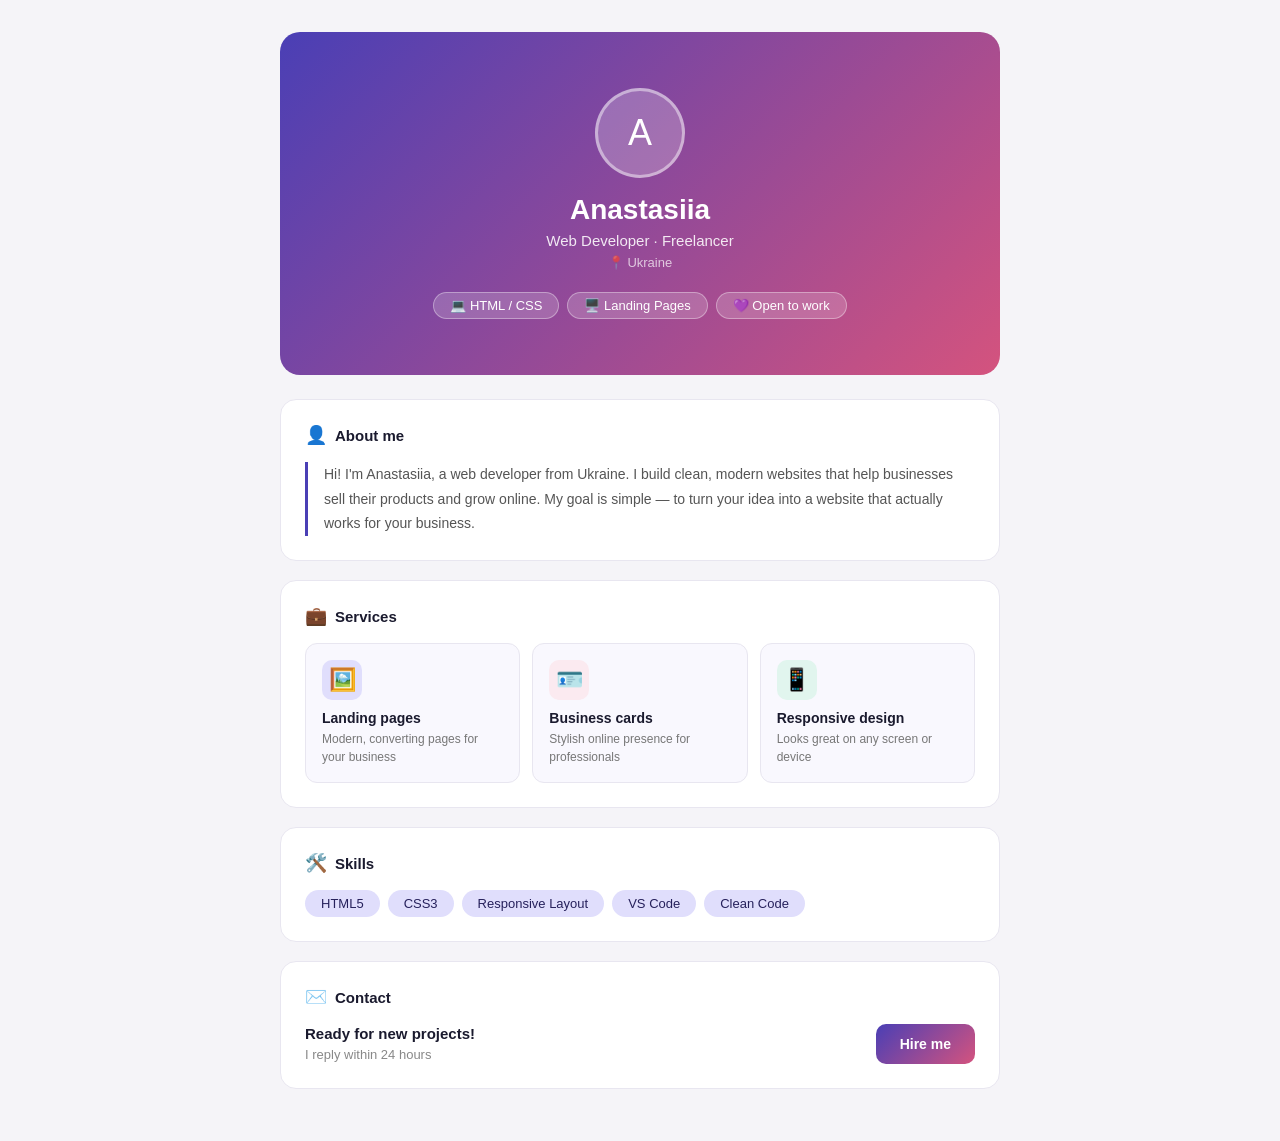
<file: index.html>
<!DOCTYPE html>
<html lang="en">
<head>
  <meta charset="UTF-8" />
  <meta name="viewport" content="width=device-width, initial-scale=1.0" />
  <title>Anastasiia — Web Developer</title>
  <style>
    * { margin: 0; padding: 0; box-sizing: border-box; }

    body {
      font-family: -apple-system, BlinkMacSystemFont, 'Segoe UI', sans-serif;
      background: #f5f4f8;
      color: #1a1a2e;
      min-height: 100vh;
      padding: 2rem 1rem;
    }

    .container {
      max-width: 720px;
      margin: 0 auto;
    }

    /* HERO */
    .hero {
      border-radius: 20px;
      padding: 3.5rem 2rem;
      text-align: center;
      background: linear-gradient(135deg, #4A3FB5 0%, #D4537E 100%);
      margin-bottom: 1.5rem;
    }

    .avatar {
      width: 90px;
      height: 90px;
      border-radius: 50%;
      background: rgba(255,255,255,0.22);
      border: 3px solid rgba(255,255,255,0.45);
      display: flex;
      align-items: center;
      justify-content: center;
      font-size: 36px;
      font-weight: 500;
      color: white;
      margin: 0 auto 1rem;
    }

    .hero h1 {
      font-size: 28px;
      font-weight: 600;
      color: white;
      margin-bottom: 6px;
    }

    .hero .sub {
      font-size: 15px;
      color: rgba(255,255,255,0.88);
      margin-bottom: 6px;
    }

    .hero .loc {
      font-size: 13px;
      color: rgba(255,255,255,0.7);
      margin-bottom: 1.4rem;
    }

    .tags {
      display: flex;
      gap: 8px;
      justify-content: center;
      flex-wrap: wrap;
    }

    .tag {
      background: rgba(255,255,255,0.18);
      border: 1px solid rgba(255,255,255,0.35);
      border-radius: 20px;
      padding: 5px 16px;
      font-size: 13px;
      color: white;
    }

    /* SECTIONS */
    .section {
      background: #ffffff;
      border-radius: 16px;
      padding: 1.5rem;
      margin-bottom: 1.2rem;
      border: 1px solid #e8e6f0;
    }

    .sec-title {
      font-size: 15px;
      font-weight: 600;
      color: #1a1a2e;
      margin-bottom: 1rem;
      display: flex;
      align-items: center;
      gap: 8px;
    }

    .sec-title span {
      font-size: 18px;
    }

    /* ABOUT */
    .about-text {
      font-size: 14px;
      color: #555;
      line-height: 1.75;
      border-left: 3px solid #4A3FB5;
      padding-left: 1rem;
    }

    /* SERVICES */
    .cards {
      display: grid;
      grid-template-columns: repeat(auto-fit, minmax(160px, 1fr));
      gap: 12px;
    }

    .card {
      background: #f9f8fe;
      border: 1px solid #e8e6f0;
      border-radius: 12px;
      padding: 1rem;
    }

    .card-ico {
      width: 40px;
      height: 40px;
      border-radius: 10px;
      display: flex;
      align-items: center;
      justify-content: center;
      margin-bottom: 10px;
      font-size: 22px;
    }

    .card h3 {
      font-size: 14px;
      font-weight: 600;
      color: #1a1a2e;
      margin-bottom: 4px;
    }

    .card p {
      font-size: 12px;
      color: #777;
      line-height: 1.5;
    }

    /* SKILLS */
    .skills {
      display: flex;
      flex-wrap: wrap;
      gap: 8px;
    }

    .skill {
      background: #E0DEFC;
      color: #26215C;
      border-radius: 20px;
      padding: 6px 16px;
      font-size: 13px;
      font-weight: 500;
    }

    /* CONTACT */
    .contact-inner {
      display: flex;
      align-items: center;
      justify-content: space-between;
      flex-wrap: wrap;
      gap: 1rem;
    }

    .contact-inner strong {
      font-size: 15px;
      color: #1a1a2e;
      font-weight: 600;
      display: block;
      margin-bottom: 3px;
    }

    .contact-inner span {
      font-size: 13px;
      color: #888;
    }

    .btn {
      background: linear-gradient(135deg, #4A3FB5, #D4537E);
      color: white;
      border: none;
      border-radius: 10px;
      padding: 12px 24px;
      font-size: 14px;
      font-weight: 600;
      cursor: pointer;
      font-family: inherit;
      text-decoration: none;
      display: inline-block;
    }

    .btn:hover {
      opacity: 0.9;
    }

    /* RESPONSIVE */
    @media (max-width: 480px) {
      .hero { padding: 2.5rem 1.2rem; }
      .hero h1 { font-size: 24px; }
    }
  </style>
</head>
<body>
  <div class="container">

    <!-- HERO -->
    <div class="hero">
      <div class="avatar">A</div>
      <h1>Anastasiia</h1>
      <p class="sub">Web Developer · Freelancer</p>
      <p class="loc">📍 Ukraine</p>
      <div class="tags">
        <span class="tag">💻 HTML / CSS</span>
        <span class="tag">🖥️ Landing Pages</span>
        <span class="tag">💜 Open to work</span>
      </div>
    </div>

    <!-- ABOUT -->
    <div class="section">
      <div class="sec-title"><span>👤</span> About me</div>
      <p class="about-text">
        Hi! I'm Anastasiia, a web developer from Ukraine. I build clean, modern websites that help businesses sell their products and grow online. My goal is simple — to turn your idea into a website that actually works for your business.
      </p>
    </div>

    <!-- SERVICES -->
    <div class="section">
      <div class="sec-title"><span>💼</span> Services</div>
      <div class="cards">
        <div class="card">
          <div class="card-ico" style="background:#E0DEFC;">🖼️</div>
          <h3>Landing pages</h3>
          <p>Modern, converting pages for your business</p>
        </div>
        <div class="card">
          <div class="card-ico" style="background:#FBEAF0;">🪪</div>
          <h3>Business cards</h3>
          <p>Stylish online presence for professionals</p>
        </div>
        <div class="card">
          <div class="card-ico" style="background:#E1F5EE;">📱</div>
          <h3>Responsive design</h3>
          <p>Looks great on any screen or device</p>
        </div>
      </div>
    </div>

    <!-- SKILLS -->
    <div class="section">
      <div class="sec-title"><span>🛠️</span> Skills</div>
      <div class="skills">
        <span class="skill">HTML5</span>
        <span class="skill">CSS3</span>
        <span class="skill">Responsive Layout</span>
        <span class="skill">VS Code</span>
        <span class="skill">Clean Code</span>
      </div>
    </div>

    <!-- CONTACT -->
    <div class="section">
      <div class="sec-title"><span>✉️</span> Contact</div>
      <div class="contact-inner">
        <div>
          <strong>Ready for new projects!</strong>
          <span>I reply within 24 hours</span>
        </div>
        <a href="mailto:your@email.com" class="btn">Hire me</a>
      </div>
    </div>

  </div>
</body>
</html>
</file>
